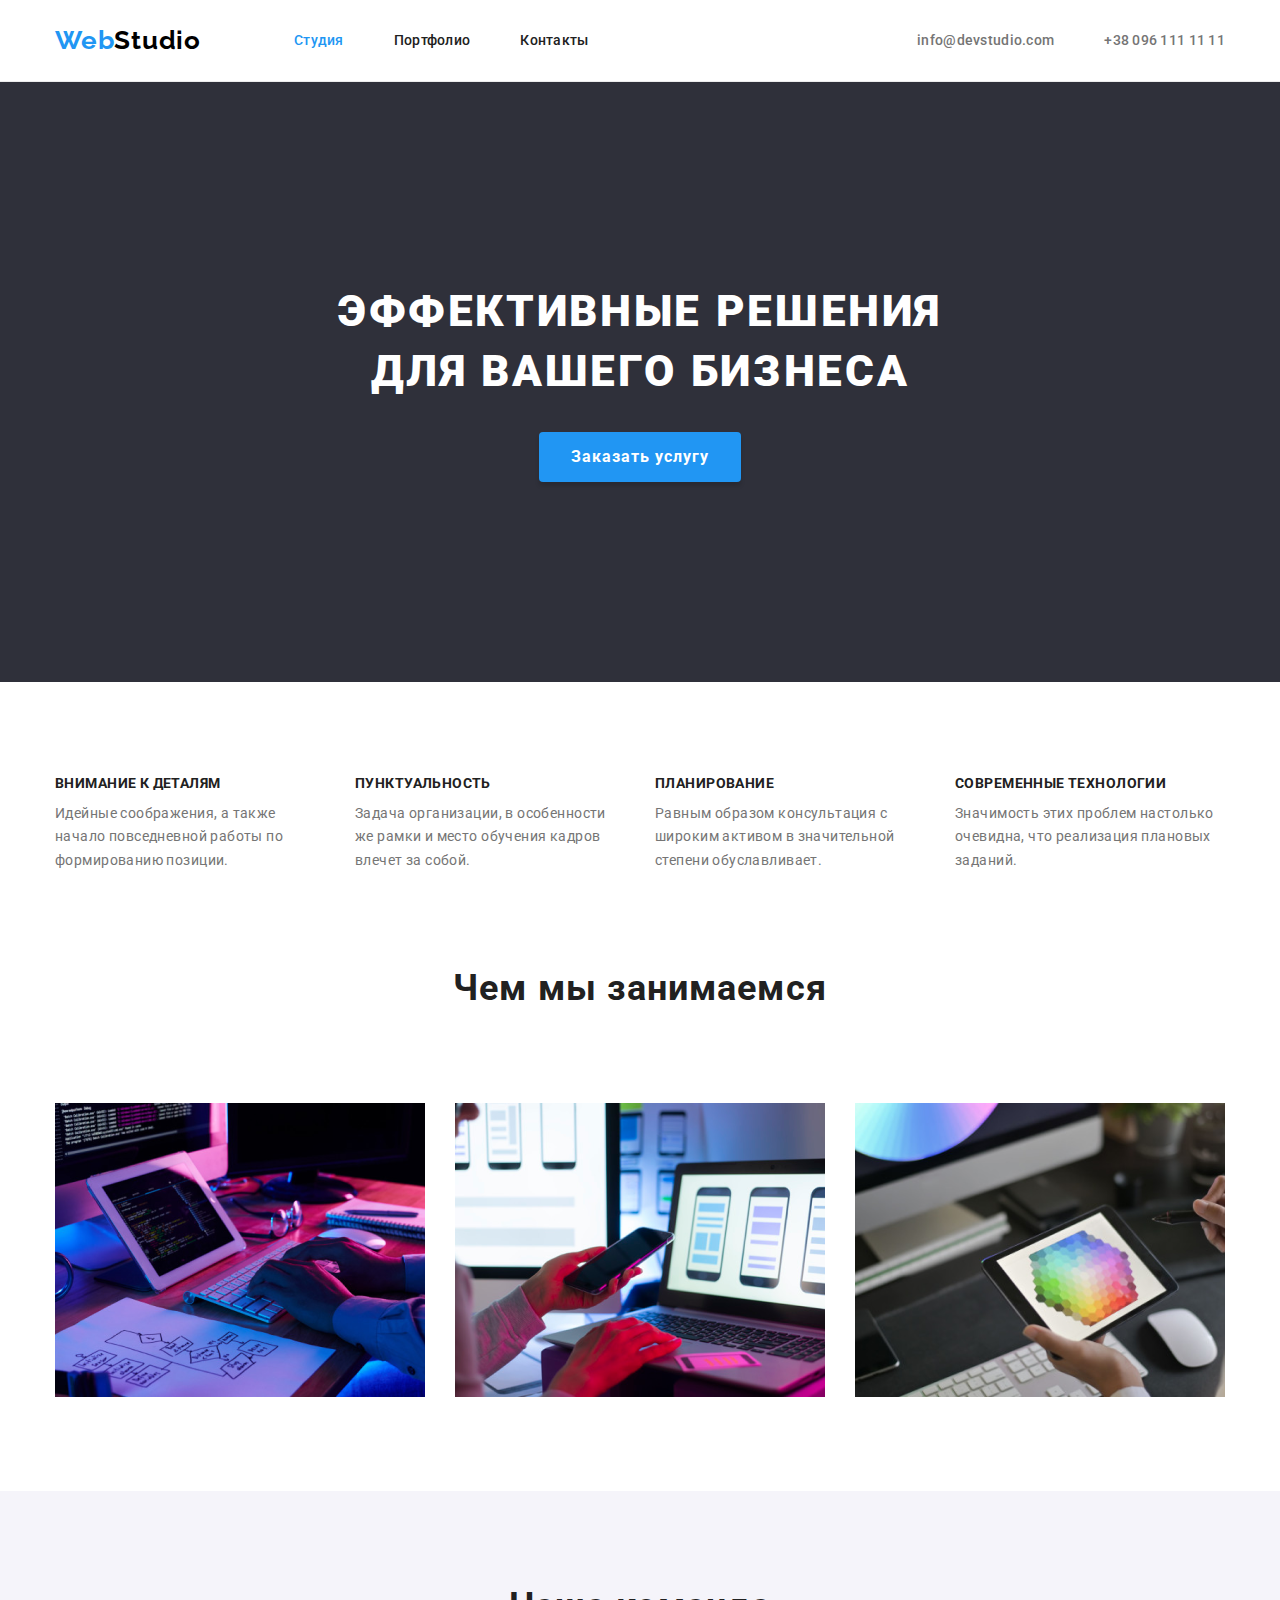
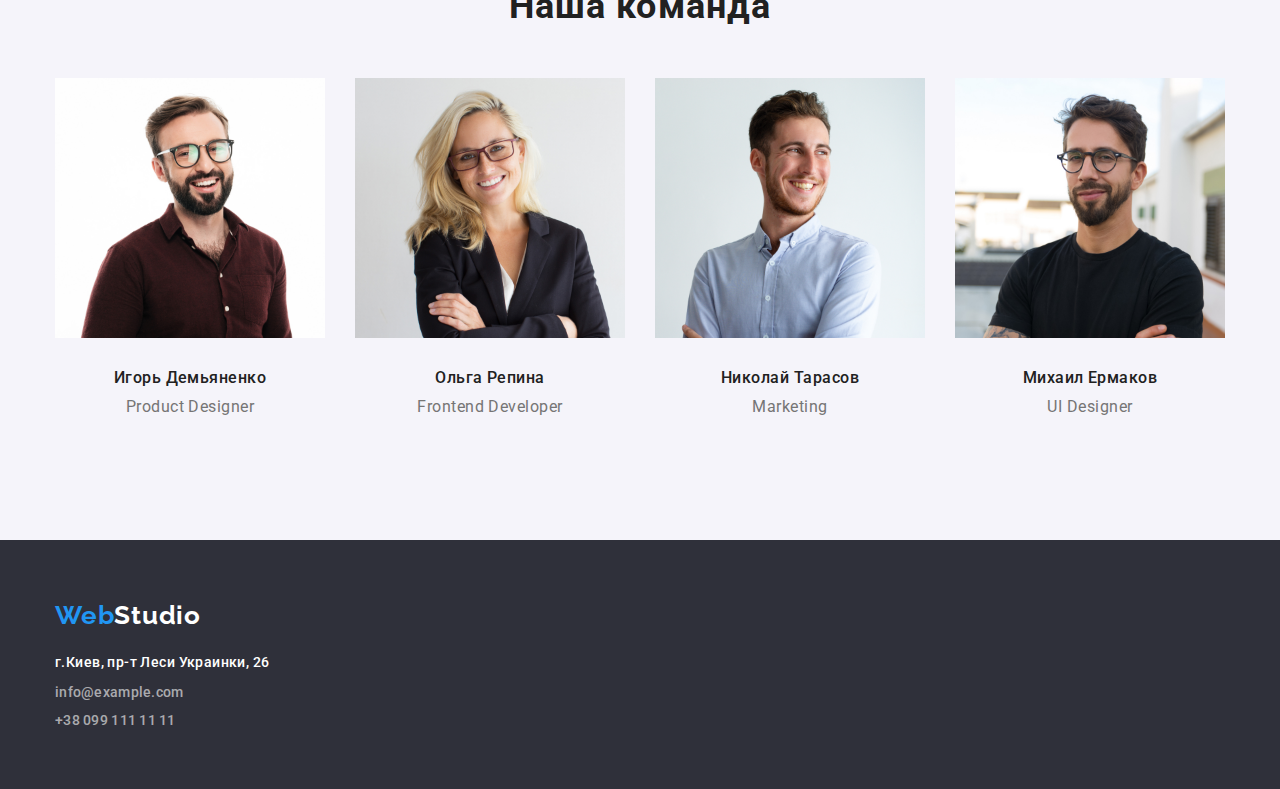
<file: index.html>
<!DOCTYPE html>
<html lang="ru">
<head>
    <meta charset="UTF-8">
    <meta name="viewport" content="width=device-width, initial-scale=1.0">
    <title lang="en">WebStudio</title>
    <link rel="stylesheet" href="https://cdnjs.cloudflare.com/ajax/libs/modern-normalize/1.0.0/modern-normalize.css">
    <link rel="stylesheet" href="./css/style.css">
    <link rel="preconnect" href="https://fonts.gstatic.com">
    <link href="https://fonts.googleapis.com/css2?family=Raleway:wght@700&family=Roboto:wght@400;500;700;900&display=swap"
      rel="stylesheet">
</head>
<body>
    <!--Шапка-->
    <header class="page-header">
      <div class="container header-container">
          <nav class="nav-site">
            <a href="/" class="logo logo-link link"><span>Web</span>Studio</a>
            <ul class="site-nav list">
              <li class="item">
                <a class="link active" href="./index.html">Студия</a>
              </li>
              <li class="item">
                <a class="link" href="./portfolio.html">Портфолио</a>
              </li>
              <li class="item">
                <a class="link" href="#">Контакты</a>
              </li>
            </ul>
          </nav>
        
      
        
        <ul class="header-contacts address list">
          <li class="item"><a class="link" href="mailto:info@devstudio.com">info@devstudio.com</a></li>
          <li class="item"><a class="link" href="tel:+380961111111">+38 096 111 11 11</a></li>
        </ul>
      </div>
    </header>

    <!--Герой-->
    <section class="hero">
        <h1 class="hero-title">Эффективные решения для вашего бизнеса</h1>
        <button type="button" class="hero-btn">Заказать услугу</button>
    </section>

    <!--Особенности-->
    
    <section class="features">
      <div class="container features-container">
        <h2 hidden>Особенности</h2>
        <ul class="features-list list">
          <li class="fetures-list-item">
            <h3 class="features-title">Внимание к деталям</h3>
            <p class="features-text">Идейные соображения, а также начало повседневной работы по формированию позиции.</p>
          </li>
          <li class="fetures-list-item">
            <h3 class="features-title">Пунктуальность</h3>
            <p class="features-text">Задача организации, в особенности же рамки и место обучения кадров влечет за собой.</p>
          </li>
          <li class="fetures-list-item">
            <h3 class="features-title">Планирование</h3>
            <p class="features-text">Равным образом консультация с широким активом в значительной степени обуславливает.</p>
          </li>
          <li class="fetures-list-item">
            <h3 class="features-title">Современные технологии</h3>
            <p class="features-text">Значимость этих проблем настолько очевидна, что реализация плановых заданий.</p>
          </li>
        </ul>
      </div>
    </section>

<!--Чем мы занимаемся-->
    <section class="what-we-do">
      <div class="container">
        <h2 class="what-we-do-title">Чем мы занимаемся</h2>
        <ul class="what-we-do-list list">
          <li class="what-we-do-item"><img src="./img/what-we-do/box-1.png" alt="Разработка вэб-страниц" width="370"></li>
          <li class="what-we-do-item"><img src="./img/what-we-do/box-2.png" alt="Разработка мобильных приложений" width="370">
          </li>
          <li class="what-we-do-item"><img src="./img/what-we-do/box-3.png" alt="Дизайн" width="370"></li>
        </ul>
      </div>
    </section>

    <!--Наша команда-->
    <section class="team">

        <div class="container team-container">

          <h2 class="team-main-title">Наша команда</h2>

          <ul class="team-list list">

            <li class="team-list-item">
              <img src="./img/our-team/igor.jpg" alt="Игорь Демьяненко" width="270">
              <div class="team-wraper">
                <h3 class="team-title">Игорь Демьяненко</h3>
                <p class="team-item-text">Product Designer</p>
              </div>
            </li>

            <li class="team-list-item">
              <img src="./img/our-team/olga.jpg" alt="Ольга Репина" width="270">
              <div class="team-wraper">
                <h3 class="team-title">Ольга Репина</h3>
                <p class="team-item-text">Frontend Developer</p>
              </div>
            </li>

            <li class="team-list-item">
              <img src="./img/our-team/nikolay.jpg" alt="Николай Тарасов" width="270">
              <div class="team-wraper">
                <h3 class="team-title">Николай Тарасов</h3>
                <p class="team-item-text">Marketing</p>
              </div>
            </li>

            <li class="team-list-item">
              <img src="./img/our-team/mihail.jpg" alt="Михаил Ермаков" width="270">
              <div class="team-wraper">
                <h3 class="team-title">Михаил Ермаков</h3>
                <p class="team-item-text">UI Designer</p>
              </div>
            </li>

          </ul>

        </div>

     </section>

     <!--Подвал-->
     <footer class="footer">
        <div class="container footer-container">

          <a href="./index.html" class="footer-link link logo"><span>Web</span>Studio</a>
          
          <address>

            <ul class="footer-list list">

              <li class="footer-list-item">
                <a class="footer-link-address link" 
                href="https://goo.gl/maps/dNWQsB7XcE4CSutT9" 
                target="_blank">г.Киев, пр-т Леси Украинки, 26</a>
              </li>

              <li class="footer-list-item">
                <a class="footer-link-contact link" href="mailto:info@example.com">info@example.com</a>
              </li>

              <li class="footer-list-item">
                <a class="footer-link-contact link" href="tel:+380991111111">+38 099 111 11 11</a>
              </li>

            </ul>
            
          </address>

        </div>

     </footer>

     </body>
</html>
</file>
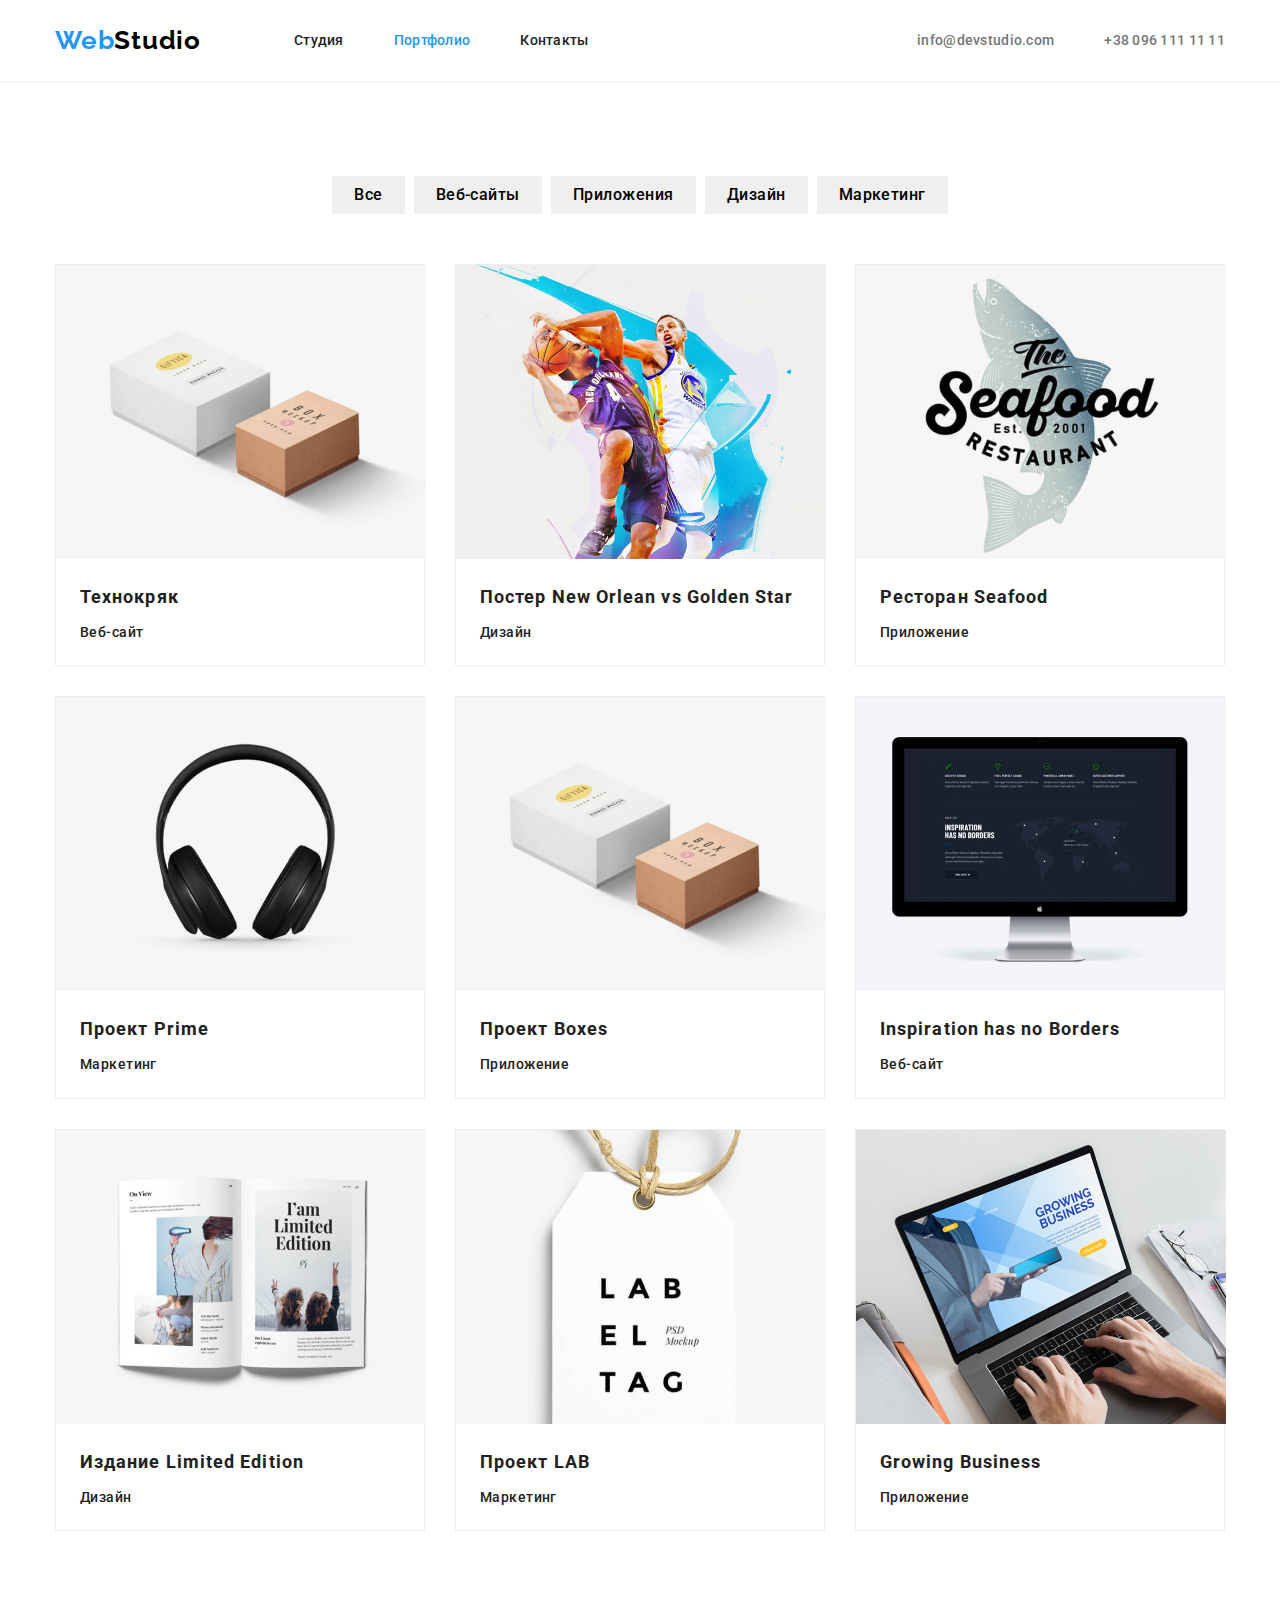
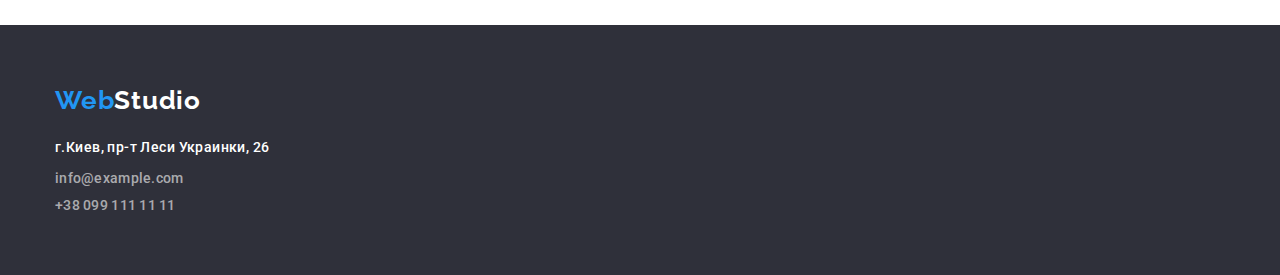
<file: portfolio.html>
<!DOCTYPE html>
<html lang="ru">
<head>
    <meta charset="UTF-8">
    <meta name="viewport" content="width=device-width, initial-scale=1.0">
    <title lang="en">Portfolio</title>
    <link rel="stylesheet" href="https://cdnjs.cloudflare.com/ajax/libs/modern-normalize/1.0.0/modern-normalize.css">
    <link rel="stylesheet" href="./css/style.css">
    <link rel="preconnect" href="https://fonts.gstatic.com">
    <link href="https://fonts.googleapis.com/css2?family=Raleway:wght@700&family=Roboto:wght@400;500;700;900&display=swap"
      rel="stylesheet">
</head>
<body>

    <!--Шапка-->
    <header class="page-header">
      <div class="container header-container">
        <a href="/" class="logo logo-link link"><span>Web</span>Studio</a>
        <ul class="site-nav list">
          <li class="item">
            <a class="link" href="./index.html">Студия</a>
          </li>
          <li class="item">
            <a class="link active" href="./portfolio.html">Портфолио</a>
          </li>
          <li class="item">
            <a class="link" href="#">Контакты</a>
          </li>
        </ul>
    
    
    
        <ul class="header-contacts address list">
          <li class="item"><a class="link" href="mailto:info@devstudio.com">info@devstudio.com</a></li>
          <li class="item"><a class="link" href="tel:+380961111111">+38 096 111 11 11</a></li>
        </ul>
      </div>
    </header>

    <section class="portfolio">
      <div class="portfolio-container container">
        <h1 hidden>Портфолио</h1>
        <!--Фильтры-->
        
        <ul class="filters list">
          <li class="item">
            <button type="button" class="btn">Все</button>
          </li>
          <li class="item">
            <button type="button" class="btn">Веб-сайты</button>
          </li>
          <li class="item">
            <button type="button" class="btn">Приложения</button>
          </li>
          <li class="item">
            <button type="button" class="btn">Дизайн</button>
          </li>
          <li class="item">
            <button type="button" class="btn">Маркетинг</button>
          </li>
        </ul>
        
        <!--Портфолио-->
        <h2 hidden>Наши проекты</h2>
        
        <ul class="projects list">
        
          <li class="item">
            <a href="#" class="link">
              <img src="./img/portfolio/boxes.jpg" alt="Коробки">
              <div class="wraper">
                <h3 class="title">Технокряк</h3>
                <p class="subtitle">Веб-сайт</p>
              </div>
            </a>
          </li>
        
          <li class="item">
            <a href="#" class="link">
              <img src="./img/portfolio/new-orlean.jpg" alt="Постер">
              <div class="wraper">
                <h3 class="title">Постер New Orlean vs Golden Star</h3>
                <p class="subtitle">Дизайн</p>
              </div>
            </a>
          </li>
        
          <li class="item">
            <a href="#" class="link">
              <img src="./img/portfolio/seafood.jpg" alt="Логотип ресторана Seafood">
              <div class="wraper">
                <h3 class="title">Ресторан Seafood</h3>
                <p class="subtitle">Приложение</p>
              </div>
            </a>
          </li>
        
          <li class="item">
            <a href="#" class="link">
              <img src="./img/portfolio/prime.jpg" alt="Наушники">
              <div class="wraper">
                <h3 class="title">Проект Prime</h3>
                <p class="subtitle">Маркетинг</p>
              </div>
            </a>
          </li>
        
          <li class="item">
            <a href="#" class="link">
              <img src="./img/portfolio/boxes.jpg" alt="Коробки">
              <div class="wraper">
                <h3 class="title">Проект Boxes</h3>
                <p class="subtitle">Приложение</p>
              </div>
            </a>
          </li>
        
          <li class="item">
            <a href="#" class="link">
              <img src="./img/portfolio/inspiration.jpg" alt="Монитор с изображением веб-сайта">
              <div class="wraper">
                <h3 class="title">Inspiration has no Borders</h3>
                <p class="subtitle">Веб-сайт</p>
              </div>
            </a>
          </li>
        
          <li class="item">
            <a href="#" class="link">
              <img src="./img/portfolio/limited-edition.jpg" alt="Открытая книга">
              <div class="wraper">
                <h3 class="title">Издание Limited Edition</h3>
                <p class="subtitle">Дизайн</p>
              </div>
            </a>
          </li>
        
          <li class="item">
            <a href="#" class="link">
              <img src="./img/portfolio/project-lab.jpg" alt="Бирка с названием проекта">
              <div class="wraper">
                <h3 class="title">Проект LAB</h3>
                <p class="subtitle">Маркетинг</p>
              </div>
            </a>
          </li>
        
          <li class="item">
            <a href="#" class="link">
              <img src="./img/portfolio/growing-business.jpg" alt="Ноутбук с изображением веб-сайта">
              <div class="wraper">
                <h3 class="title">Growing Business</h3>
                <p class="subtitle">Приложение</p>
              </div>
            </a>
          </li>
        </ul>
      </div>
    </section>    

    <!--Подвал-->
    <footer class="footer">
      <div class="container footer-container">
        <a href="./index.html" class="footer-link link logo"><span>Web</span>Studio</a>
    
        <address>
          <ul class="footer-list list">
            <li class="footer-list-item">
              <a class="footer-link-address link" href="https://goo.gl/maps/dNWQsB7XcE4CSutT9" target="_blank">г.Киев, пр-т
                Леси
                Украинки, 26</a>
            </li>
            <li class="footer-list-item">
              <a class="footer-link-contact link" href="mailto:info@example.com">info@example.com</a>
            </li>
            <li class="footer-list-item">
              <a class="footer-link-contact link" href="tel:+380991111111">+38 099 111 11 11</a>
            </li>
          </ul>
        </address>
      </div>
    
    </footer>
</body>
</html>
</file>
<file: css/style.css>
/* ============ Обнуление стилей =================== */

h1,
h2,
h3,
h4,
h5,
h6,
p {
  margin: 0;
}

img {
  display: block;
}

.list {
  list-style: none;
  margin: 0;
  padding: 0;
}

.link {
  text-decoration: none;
}

/* =================== Палитра цветов =================== */
/*основной цвет текста #757575; */
/*вторичный цвет текста #212121; */
/*белый #FFFFFF; */
/*акцент #2196F3; */

/*  =================== Обьявление переменных =================== */
:root {
  --primary-text-color: #757575;
  --title-text-color: #212121;
  --accent-color: #2196f3;
  --link-color: #ffffff;
  --logo-color: #000;
}

body {
  background-color: var(--link-color);
  color: var(--primary-text-color);
  font-family: 'Roboto', sans-serif;
  font-size: 16px;
}

/* =================== Стили для webstudio index.html ===================  */

/*=================== Шапка ===================*/

.container {
  width: 1200px;
  margin-left: auto;
  margin-right: auto;
  padding-left: 15px;
  padding-right: 15px;
}

.page-header {
  padding-top: 25px;
  padding-bottom: 25px;
  border-bottom: 1px solid #ececec;
}

.header-container {
  display: flex;
  align-items: center;
}

.nav-site {
  display: flex;
}

.logo-link {
  display: block;
}

.site-nav {
  display: flex;
  align-items: center;
  margin-left: 93px;
}

.site-nav .item:not(:last-child) {
  margin-right: 50px;
}

.header-contacts {
  display: flex;
  margin-left: auto;
}

.header-contacts .item + .item {
  margin-left: 50px;
}

.site-nav .link,
.header-contacts .link {
  display: block;
}

.link {
  color: var(--title-text-color);
  font-style: normal;
  font-weight: 500;
  font-size: 14px;
  line-height: 16px;
  letter-spacing: 0.02em;
}

.link:hover,
.link:focus {
  color: var(--accent-color);
}

.address .link {
  color: inherit;
}

.address .link:hover,
.address .link:focus {
  color: var(--accent-color);
}

.active {
  color: var(--accent-color);
}

.logo {
  color: var(--logo-color);
  font-family: 'Raleway', sans-serif;
  font-weight: 700;
  font-size: 26px;
  line-height: 1.19em;
  letter-spacing: 0.03em;
}

.logo > span {
  color: var(--accent-color);
}

/* ================== Герой ================== */
.hero {
  text-align: center;
  background-color: #2f303a;
  padding-top: 200px;
  padding-bottom: 200px;
}
.hero-title {
  font-weight: 900;
  font-size: 44px;
  line-height: 1.36em;
  text-align: center;
  letter-spacing: 0.06em;
  text-transform: uppercase;
  color: var(--link-color);

  max-width: 620px;
  margin-bottom: 30px;
  margin-left: auto;
  margin-right: auto;
}

.hero-btn {
  background-color: var(--accent-color);
  font-weight: 700;
  line-height: 1.87em;
  letter-spacing: 0.06em;
  color: var(--link-color);
  box-shadow: 0px 4px 4px rgba(0, 0, 0, 0.15);
  border-radius: 4px;
  border: 0;
  padding: 10px 32px;
}

/*=================== Особенности ===================*/
.features {
  padding-top: 94px;
  padding-bottom: 94px;
}

.features-title {
  font-weight: 700;
  font-size: 14px;
  line-height: 1.14em;
  letter-spacing: 0.03em;
  text-transform: uppercase;
  color: var(--title-text-color);
  margin-bottom: 10px;
}

.features-text {
  font-size: 14px;
  line-height: 1.71em;
  letter-spacing: 0.03em;
}

.features-list {
  display: flex;
  justify-content: space-between;
}

.fetures-list-item {
  width: 270px;
}

/*=================== Чем мы занимаемся ===================*/

.what-we-do {
  padding-bottom: 94px;
}

.what-we-do-title {
  font-weight: 700;
  font-size: 36px;
  line-height: 1.17em;
  text-align: center;
  letter-spacing: 0.03em;
  color: var(--title-text-color);
  margin-bottom: 94px;
}

.what-we-do-list {
  display: flex;
  justify-content: space-between;
}

/* ====================== Наша команда ====================== */
.team {
  padding-top: 94px;
  padding-bottom: 94px;
  text-align: center;
}

.team-list {
  display: flex;
  justify-content: space-between;
}

.team-main-title {
  font-weight: 700;
  font-size: 36px;
  line-height: 1.17em;
  letter-spacing: 0.03em;
  color: var(--title-text-color);
  margin-top: 0;
  margin-bottom: 50px;
}

.team-wraper {
  padding-top: 30px;
  padding-bottom: 30px;
}

.team-title {
  font-weight: 500;
  font-size: 16px;
  line-height: 1.188em;
  letter-spacing: 0.03em;
  color: var(--title-text-color);
}

.team-item-text {
  font-size: 16px;
  line-height: 1.188;
  text-align: center;
  letter-spacing: 0.03em;
  margin-top: 10px;
}
.team {
  background-color: #f5f4fa;
}

/* =================== Footer =================== */
.footer {
  background-color: #2f303a;
  padding-top: 60px;
  padding-bottom: 60px;
}

.footer-list .footer-list-item:not(:last-child) {
  margin-bottom: 9px;
}
.footer-link {
  display: inline-block;
  color: var(--link-color);
  margin-bottom: 20px;
}

.footer-link-address {
  font-size: 14px;
  line-height: 1.71em;
  letter-spacing: 0.03em;
  color: var(--link-color);
}

.footer-link-contact {
  color: rgba(255, 255, 255, 0.6);
}

/* =================== Стили для portfolio.html =================== */

/* =================== Фильтры ===================*/
.portfolio {
  padding-top: 94px;
  padding-bottom: 94px;
}

.filters {
  display: flex;
  justify-content: center;
  margin-bottom: 50px;
}

.btn {
  font-weight: 500;
  line-height: 1.63em;
  text-align: center;
  letter-spacing: 0.03em;
  padding: 6px 22px;
  border: unset;
}

.filters .item:not(:last-child) {
  margin-right: 9px;
}

.filters button:hover,
.filters button:focus {
  color: var(--link-color);
  background-color: var(--accent-color);
}

/* =================== Портфолио =================== */
.projects {
  display: flex;
  flex-wrap: wrap;
  margin-top: -30px;
  margin-left: -30px;
}

.projects .item {
  width: 370px;
  margin-top: 30px;
  margin-left: 30px;
  border: 1px solid #eeeeee;
}

.title {
  font-weight: 700;
  font-size: 18px;
  line-height: 2em;
  letter-spacing: 0.06em;
  color: var(--title-text-color);
}

.wraper {
  padding: 20px 24px;
}

.subtitle {
  line-height: 1.88em;
  letter-spacing: 0.03em;
  margin-top: 4px;
}
</file>
